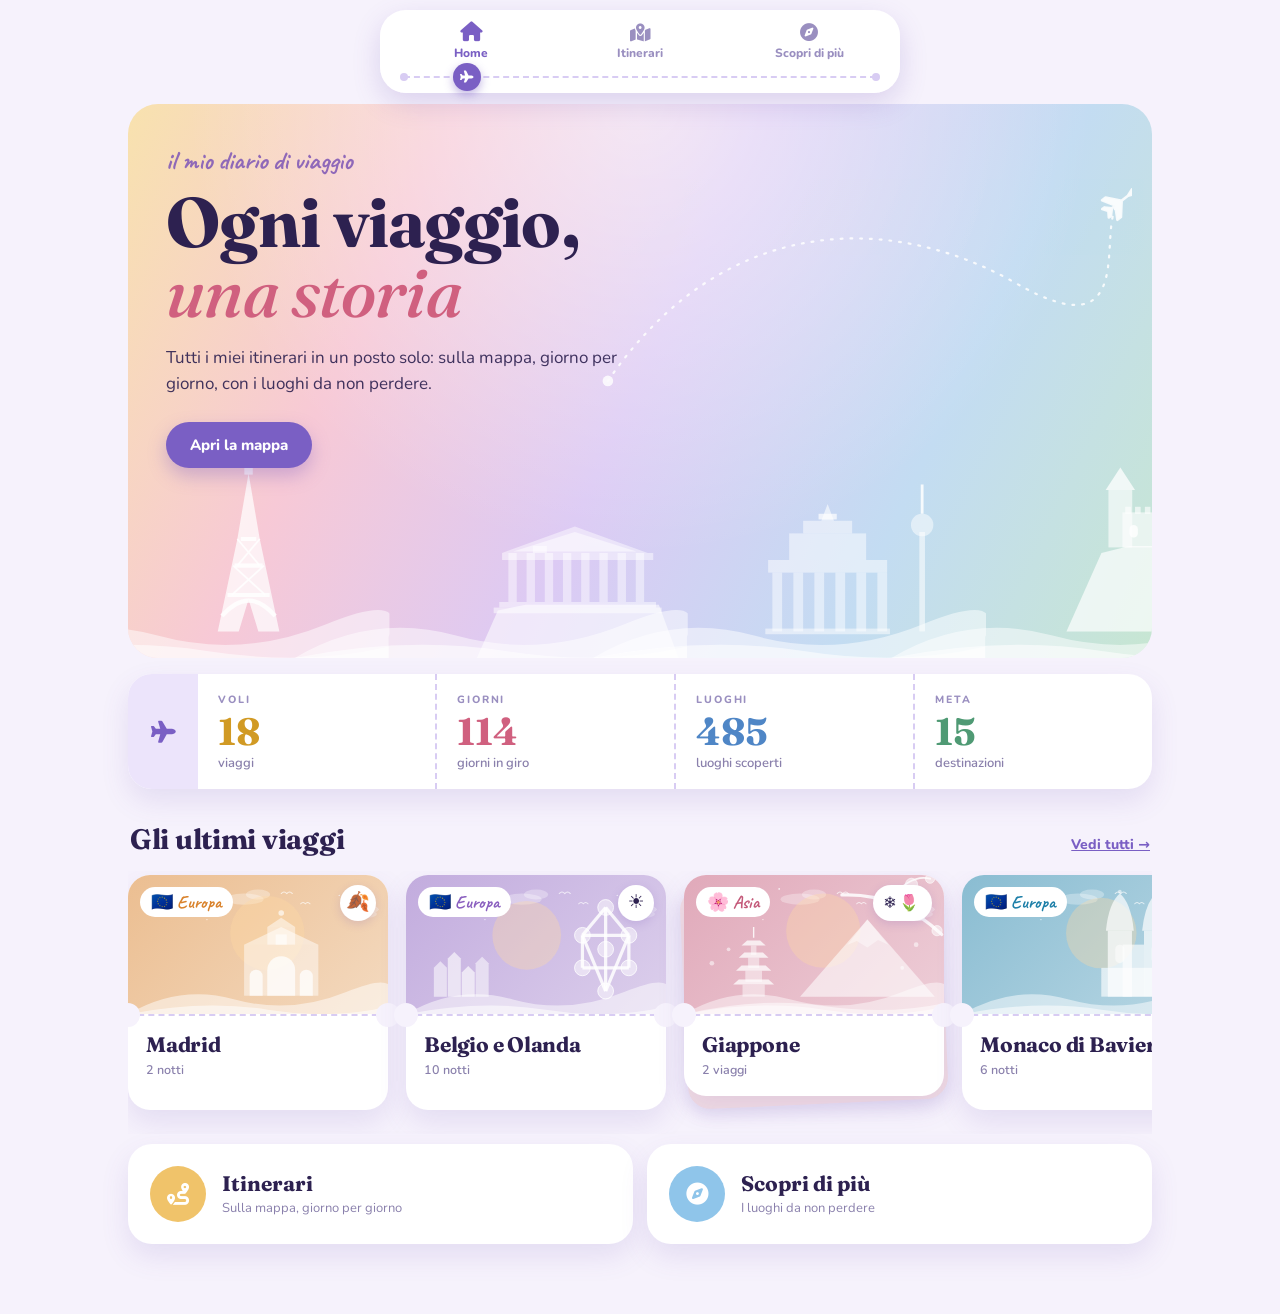
<file: index.html>
<!DOCTYPE html>
<html lang="it">
<head>
  <meta charset="UTF-8">
  <meta name="viewport" content="width=device-width, initial-scale=1">
  <title>TraveLog</title>
  <link rel="stylesheet" href="style.css">
  <link rel="stylesheet" href="viaggio.css">
  <link rel="stylesheet" href="https://cdnjs.cloudflare.com/ajax/libs/font-awesome/6.5.0/css/all.min.css">
  <link href="https://fonts.googleapis.com/css2?family=Fraunces:ital,wght@0,500;0,700;1,500&family=Nunito:wght@400;600;700;800&family=Caveat:wght@600;700&display=swap" rel="stylesheet">
  <style>
    /* menu in alto: spazio riservato subito, così la pagina non salta quando si carica ui.js */
    body.v2 .v2-main { padding-top: calc(104px + env(safe-area-inset-top)); }
    .home-hero { --acc: #a48be0; padding-bottom: 190px; min-height: 440px; }
    .home-hero .hero-text { max-width: 640px; }
    body.v2 .home-hero p { max-width: 460px; font-size: 17px; line-height: 1.5; margin-top: 18px; }
    .cta { display: flex; flex-wrap: wrap; gap: 10px; margin-top: 26px; }
    .cta a { text-decoration: none; font: 800 15px 'Nunito', sans-serif; padding: 13px 24px; border-radius: 99px; }
    .cta .p { background: #7a5fc4; color: #fff; box-shadow: 0 8px 18px rgba(122,95,196,.35); }
    .cta .s { background: rgba(255,255,255,.7); color: #4a3d78; }
    #rotta svg.rotta { position: absolute; right: 2%; top: 4%; width: 52%; height: 60%; z-index: 1; opacity: .9; }
    .skyline { position: absolute; left: 0; right: 0; bottom: 0; height: 210px; z-index: 1; }
    .skyline svg { width: 100%; height: 100%; display: block; }
    .stats { position: relative; display: flex; margin: 16px 0 0; background: #fff; border-radius: 24px; box-shadow: 0 12px 28px rgba(110,80,180,.13); overflow: hidden; }
    .stat { flex: 1; padding: 18px 20px 16px; position: relative; }
    .stat + .stat { border-left: 2px dashed #d8ccf3; }
    .stat small { display: block; font: 800 10.5px 'Nunito', sans-serif; letter-spacing: .18em; color: #9a8fc0; margin-bottom: 6px; text-transform: uppercase; }
    .stat strong { display: block; font: 700 38px 'Fraunces', Georgia, serif; color: #7a5fc4; line-height: 1; }
    .stat span { font-size: 13px; color: #8a80ac; font-weight: 600; }
    .stats .ic { flex: none; width: 70px; display: grid; place-items: center; background: #ece4fb; color: #7a5fc4; font-size: 22px; }
    .next { display: none; align-items: center; gap: 18px; margin-top: 16px; padding: 22px 26px; border-radius: 26px; color: #fff; text-decoration: none;
      background: linear-gradient(135deg, color-mix(in srgb, var(--acc) 72%, #0e1424), var(--acc)); box-shadow: 0 10px 26px rgba(40,30,20,.14); }
    .next small { letter-spacing: .2em; font-size: 11px; font-weight: 800; opacity: .85; }
    .next b { display: block; font: 700 26px 'Fraunces', Georgia, serif; margin-top: 4px; }
    .next .cd { margin-left: auto; text-align: right; }
    .next .cd strong { display: block; font: 700 46px 'Fraunces', Georgia, serif; line-height: 1; }
    .hd { display: flex; justify-content: space-between; align-items: baseline; margin: 34px 2px 14px; }
    .hd h2 { font-size: 28px; margin: 0; }
    .hd a { font-weight: 800; font-size: 14px; color: #7a5fc4; }
    .strip { display: flex; gap: 18px; overflow-x: auto; padding: 4px 10px 24px; scroll-snap-type: x mandatory; }
    .strip > .trip-card, .strip > .mazzo { flex: 0 0 260px; scroll-snap-align: start; }
    .go { display: grid; grid-template-columns: 1fr 1fr; gap: 14px; margin-top: 10px; }
    .go a { display: flex; gap: 16px; align-items: center; text-decoration: none; color: #2d2150; background: #fff; border-radius: 24px; padding: 22px; box-shadow: 0 12px 28px rgba(110,80,180,.13); transition: transform .15s; }
    .go a:hover { transform: translateY(-3px); }
    .go i { width: 56px; height: 56px; border-radius: 50%; display: grid; place-items: center; color: #fff; font-size: 22px; flex: none; }
    .go b { display: block; font: 700 21px 'Fraunces', Georgia, serif; }
    .go span { font-size: 13px; color: #8a80ac; }
    @media (max-width: 760px) { .home-hero { padding: 28px 22px 170px; } .stats { flex-wrap: wrap; } .stat { flex: 1 1 45%; } .stat + .stat { border-left: 0; } .stats .ic { display: none; } .skyline { height: 150px; } .go { grid-template-columns: 1fr; } }
  </style>
</head>

<body class="v2">
  <div class="v2-main">
    <section class="trip-hero home-hero">
      <div class="hero-text">
        <small>il mio diario di viaggio</small>
        <h1>Ogni viaggio,<em>una storia</em></h1>
        <p>Tutti i miei itinerari in un posto solo: sulla mappa, giorno per giorno, con i luoghi da non perdere.</p>
        <div class="cta">
          <a class="p" href="itinerari.html">Apri la mappa</a>
        </div>
      </div>
      <div id="rotta"></div>
      <div class="skyline" id="skyline"></div>
    </section>

    <div class="stats" id="stats"></div>
    <a class="next" id="next"></a>

    <div class="hd"><h2>Gli ultimi viaggi</h2><a href="itinerari.html">Vedi tutti →</a></div>
    <div class="strip" id="strip"></div>

    <div class="go">
      <a href="itinerari.html"><i style="background:#f0c36a" class="fas fa-route"></i><div><b>Itinerari</b><span>Sulla mappa, giorno per giorno</span></div></a>
      <a href="scopri.html"><i style="background:#8fc5ea" class="fas fa-compass"></i><div><b>Scopri di più</b><span>I luoghi da non perdere</span></div></a>
    </div>
  </div>

  <script type="module">
    import { loadAllTrips, raggruppaLuoghi } from "./parser.js";
    import { SCENE } from "./scene.js";
    import { dividiNome, ROTTA, cardLuogo } from "./ui.js";
    document.getElementById("rotta").innerHTML = ROTTA;

    const trips = await loadAllTrips();

    // ---- skyline: alcuni monumenti in fila ----
    const ordine = ["londra", "parigi", "atene", "berlino", "edimburgo", "madrid"].filter(k => SCENE[k]);
    const w = 330, tot = (ordine.length - 1) * 250 + w;
    document.getElementById("skyline").innerHTML =
      `<svg viewBox="0 0 ${tot} 176" preserveAspectRatio="xMidYMax slice">` +
      ordine.map((k, i) => SCENE[k].replace(/<!--d-->[\s\S]*?<!--\/d-->/, "").replace(/<circle[^>]*ffd9a0[^>]*\/>/, "").replace(/<svg[^>]*>/, `<svg x="${i * 250}" y="0" width="${w}" height="176" viewBox="0 0 560 300">`)).join("") + `</svg>`;

    // ---- viaggi già fatti (la data di partenza la calcola parser.js) ----
    const oggi = new Date();
    const fatti = trips.filter(t => t._inizio <= oggi);

    // ---- numeri: contano solo i viaggi già fatti ----
    const giorni = fatti.reduce((s, t) => s + Object.keys(t.giorni).length, 0);
    const luoghi = fatti.reduce((s, t) => s + Object.values(t.giorni).reduce((a, g) => a + g.luoghi.length, 0), 0);
    // destinazioni: i luoghi (viaggi dello stesso luogo contano una volta)
    const dest = raggruppaLuoghi(fatti).length;
    document.getElementById("stats").innerHTML =
      `<div class="ic"><i class="fas fa-plane"></i></div>` + [[fatti.length, "viaggi", "VOLI"], [giorni, "giorni in giro", "GIORNI"], [luoghi, "luoghi scoperti", "LUOGHI"], [dest, "destinazioni", "META"]]
        .map(([n, l, k]) => `<div class="stat"><small>${k}</small><strong>${n}</strong><span>${l}</span></div>`).join("");

    // ---- prossimo viaggio (solo se ce n'è uno futuro) ----
    const futuri = trips.filter(t => t._inizio > oggi).sort((a, b) => a._inizio - b._inizio);
    if (futuri.length) {
      const t = futuri[0], n = Math.ceil((t._inizio - oggi) / 864e5);
      const el = document.getElementById("next");
      el.href = "viaggio.html?trip=" + t.id; el.style.setProperty("--acc", t.colore); el.style.display = "flex";
      el.innerHTML = `<div><small>PROSSIMO VIAGGIO</small><b>${dividiNome(t.nome).titolo}</b></div><div class="cd"><strong>${n}</strong><span>${n === 1 ? "giorno" : "giorni"} alla partenza</span></div>`;
    }

    // ---- ultimi luoghi visitati (card senza anni; mazzetto se hanno più viaggi) ----
    const recenti = raggruppaLuoghi(fatti).sort((a, b) => b.ultimo - a.ultimo).slice(0, 8);
    document.getElementById("strip").innerHTML = recenti.map(p => cardLuogo(p)).join("");
  </script>
</body>
</html>
</file>
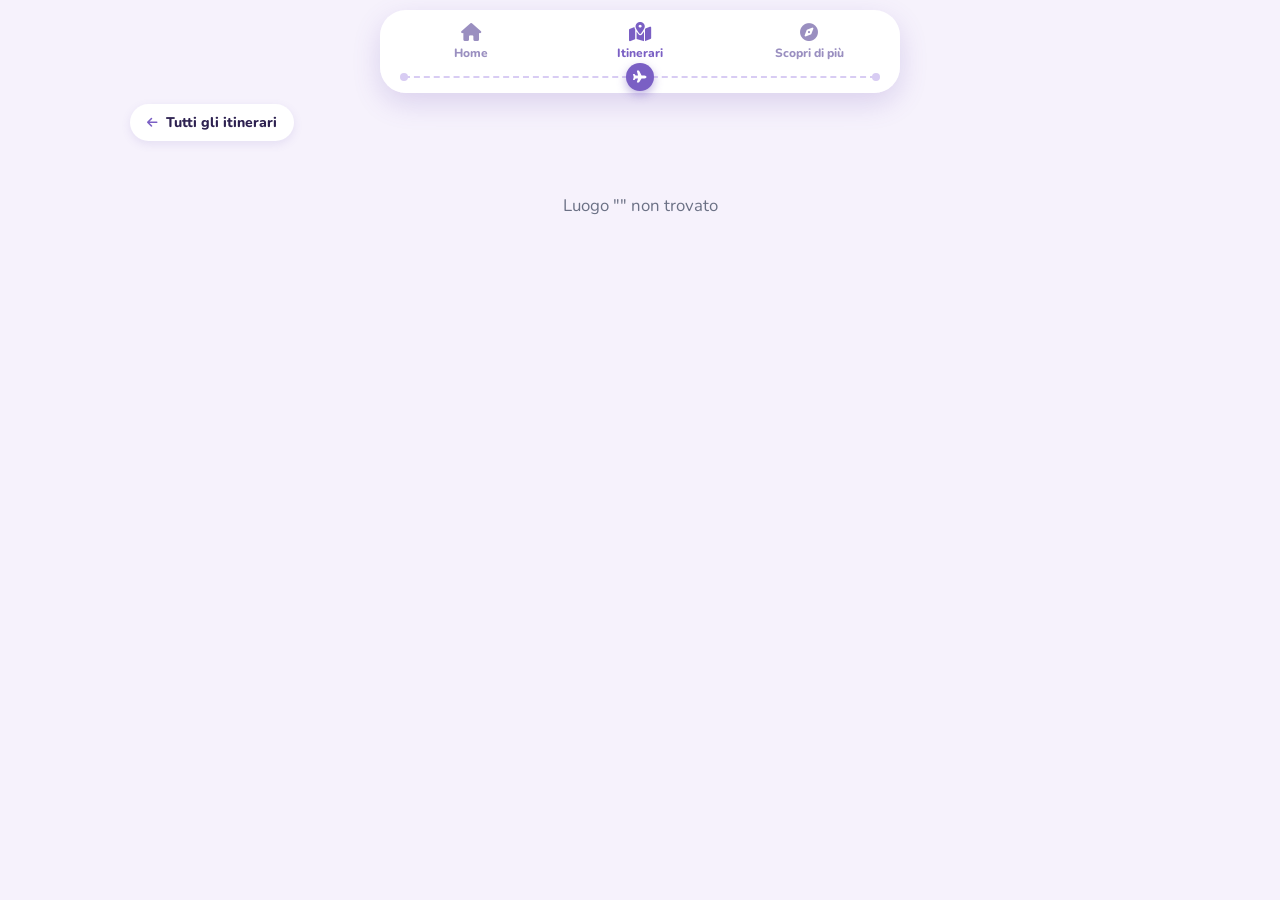
<file: luogo.html>
<!DOCTYPE html>
<html lang="it">
<head>
  <meta charset="UTF-8">
  <meta name="viewport" content="width=device-width, initial-scale=1">
  <title>TraveLog – Luogo</title>
  <link rel="stylesheet" href="style.css">
  <link rel="stylesheet" href="viaggio.css">
  <link rel="stylesheet" href="https://cdnjs.cloudflare.com/ajax/libs/font-awesome/6.5.0/css/all.min.css">
  <link href="https://fonts.googleapis.com/css2?family=Fraunces:ital,wght@0,500;0,700;1,500&family=Nunito:wght@400;600;700;800&family=Caveat:wght@600;700&display=swap" rel="stylesheet">
  <style>
    /* menu in alto: spazio riservato subito, così la pagina non salta quando si carica ui.js */
    body.v2 .v2-main { padding-top: calc(104px + env(safe-area-inset-top)); }
  </style>
</head>
<body class="v2">
  <div class="v2-main">
    <div id="hero"></div>
    <div id="vista"></div>
  </div>

  <script type="module">
    import { montaLuogo } from "./ui.js";
    montaLuogo();
  </script>
</body>
</html>
</file>
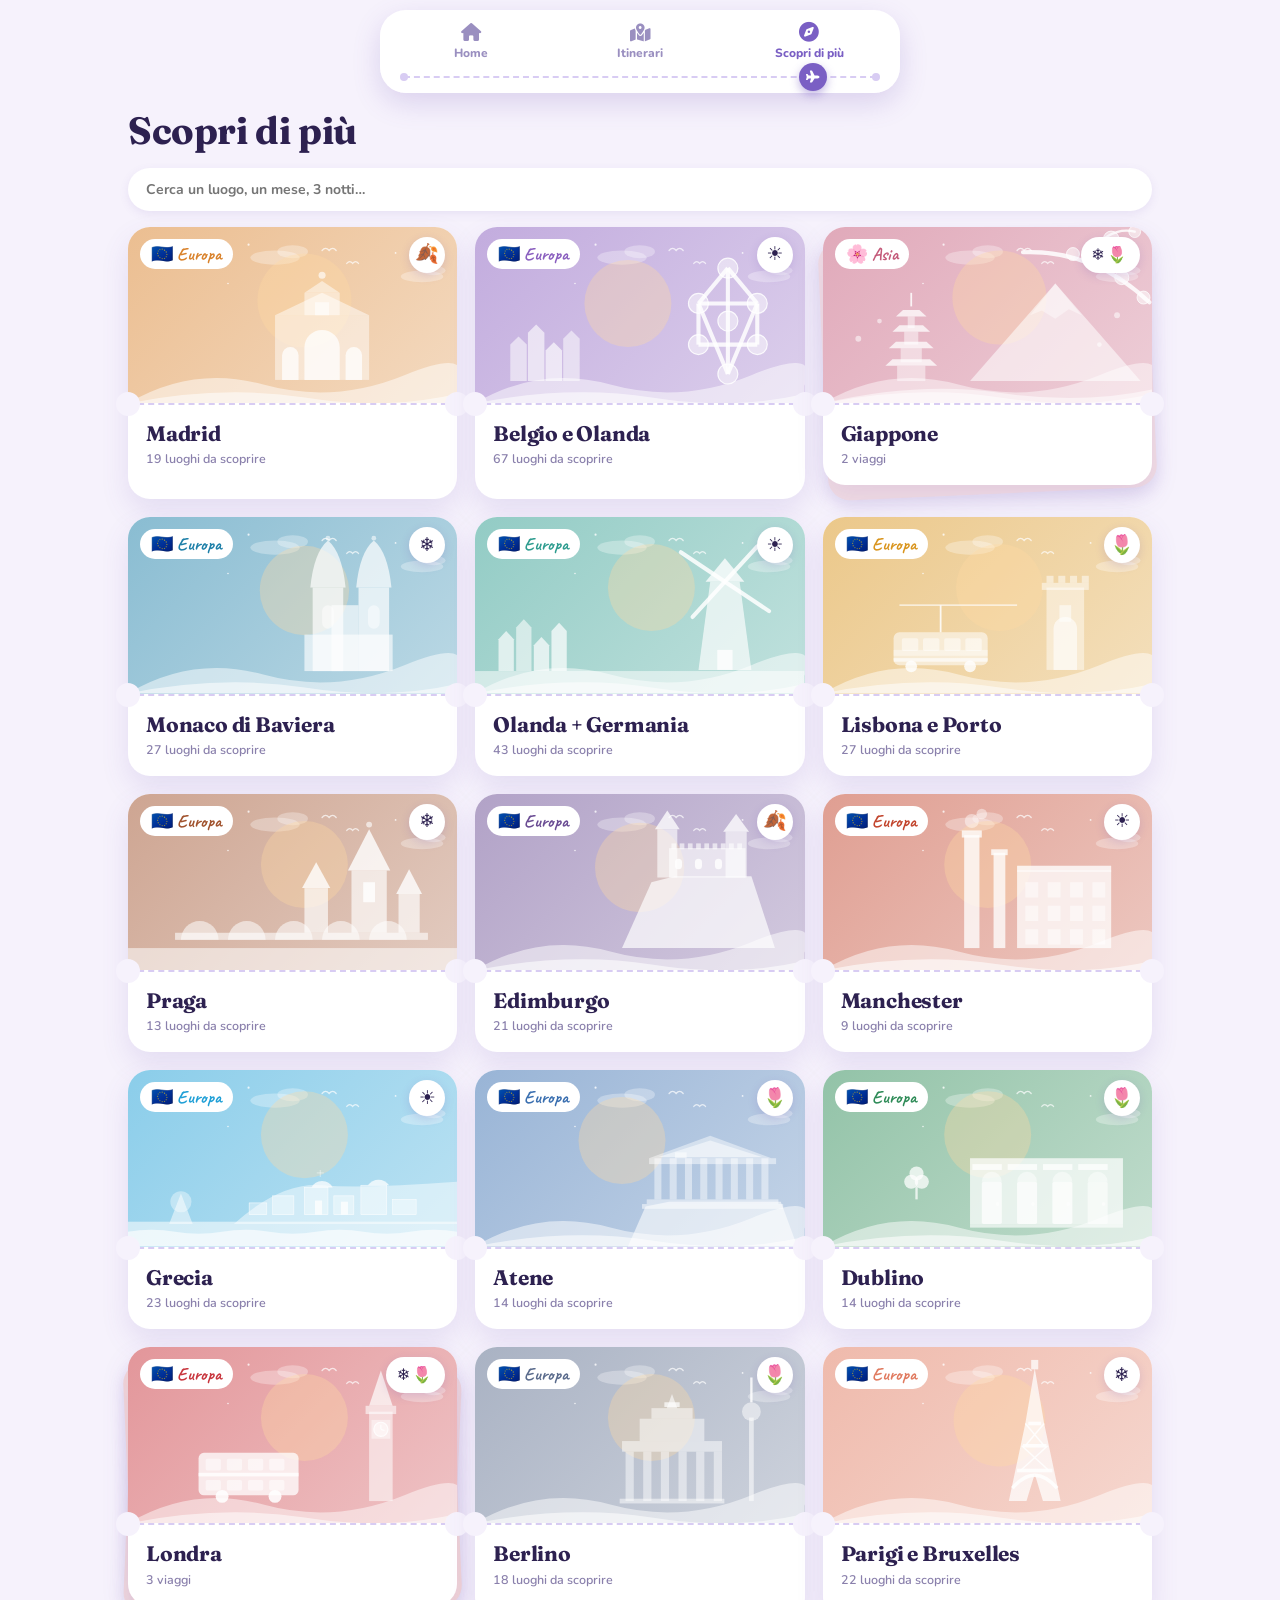
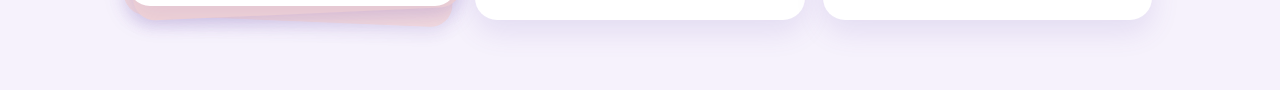
<file: scopri.html>
<!DOCTYPE html>
<html lang="it">
<head>
  <meta charset="UTF-8">
  <meta name="viewport" content="width=device-width, initial-scale=1">
  <title>TraveLog – Scopri di più</title>
  <link rel="stylesheet" href="style.css">
  <link rel="stylesheet" href="viaggio.css">
  <link rel="stylesheet" href="https://cdnjs.cloudflare.com/ajax/libs/font-awesome/6.5.0/css/all.min.css">
  <link href="https://fonts.googleapis.com/css2?family=Fraunces:ital,wght@0,500;0,700;1,500&family=Nunito:wght@400;600;700;800&family=Caveat:wght@600;700&display=swap" rel="stylesheet">
  <style>
    /* menu in alto: spazio riservato subito, così la pagina non salta quando si carica ui.js */
    body.v2 .v2-main { padding-top: calc(104px + env(safe-area-inset-top)); }
  </style>
</head>
<body class="v2">
  <div class="v2-main">
    <div class="mp-head"><h1>Scopri di più</h1></div>
    <div class="filtri"><input id="cerca" type="search" placeholder="Cerca un luogo, un mese, 3 notti…" autocomplete="off"></div>
    <!-- Compaiono i viaggi che hanno almeno un luogo "+" in data/<id>.txt -->
    <div class="cards" id="lista-itinerari"></div>
  </div>

  <script type="module">
    import { loadAllTrips, raggruppaLuoghi } from "./parser.js";
    import { cardLuogo, corrispondeRicerca, attivaCerca } from "./ui.js";

    const lista = document.getElementById("lista-itinerari");
    // solo i viaggi con luoghi da scoprire, raggruppati per luogo (più recenti prima)
    const trips = (await loadAllTrips()).filter(t => Object.values(t.giorni).some(g => g.luoghi.length));
    const luoghi = raggruppaLuoghi(trips).sort((a, b) => b.ultimo - a.ultimo);

    // ---- ricorda la ricerca e la posizione (per quando torni da un viaggio) ----
    const CH = "scopriStato";
    let st = {};
    try { st = JSON.parse(sessionStorage.getItem(CH) || "{}"); } catch (e) {}
    const cercaEl = document.getElementById("cerca");
    cercaEl.value = st.q || "";
    attivaCerca(cercaEl);
    function salva(torna) {
      try { sessionStorage.setItem(CH, JSON.stringify({ q: cercaEl.value, scroll: window.scrollY, torna: !!torna, quando: Date.now() })); } catch (e) {}
    }

    function disegna() {
      const q = cercaEl.value.trim().toLowerCase();
      lista.innerHTML = luoghi.filter(p => p.trips.some(t => corrispondeRicerca(t, p.nome, q)))
        .map(p => cardLuogo(p, { scopri: true })).join("") || '<p class="vuoto">Nessun itinerario disponibile.</p>';
    }
    disegna();
    cercaEl.addEventListener("input", () => { disegna(); salva(false); });
    lista.addEventListener("click", e => { if (e.target.closest("a.trip-card")) salva(true); });

    // se arrivi da un viaggio (indietro o "Tutti i luoghi"), torni dov'eri
    if (st.torna && st.scroll && Date.now() - (st.quando || 0) < 6e5) {
      requestAnimationFrame(() => { window.scrollTo(0, st.scroll); salva(false); });
    }
  </script>
</body>
</html>
</file>
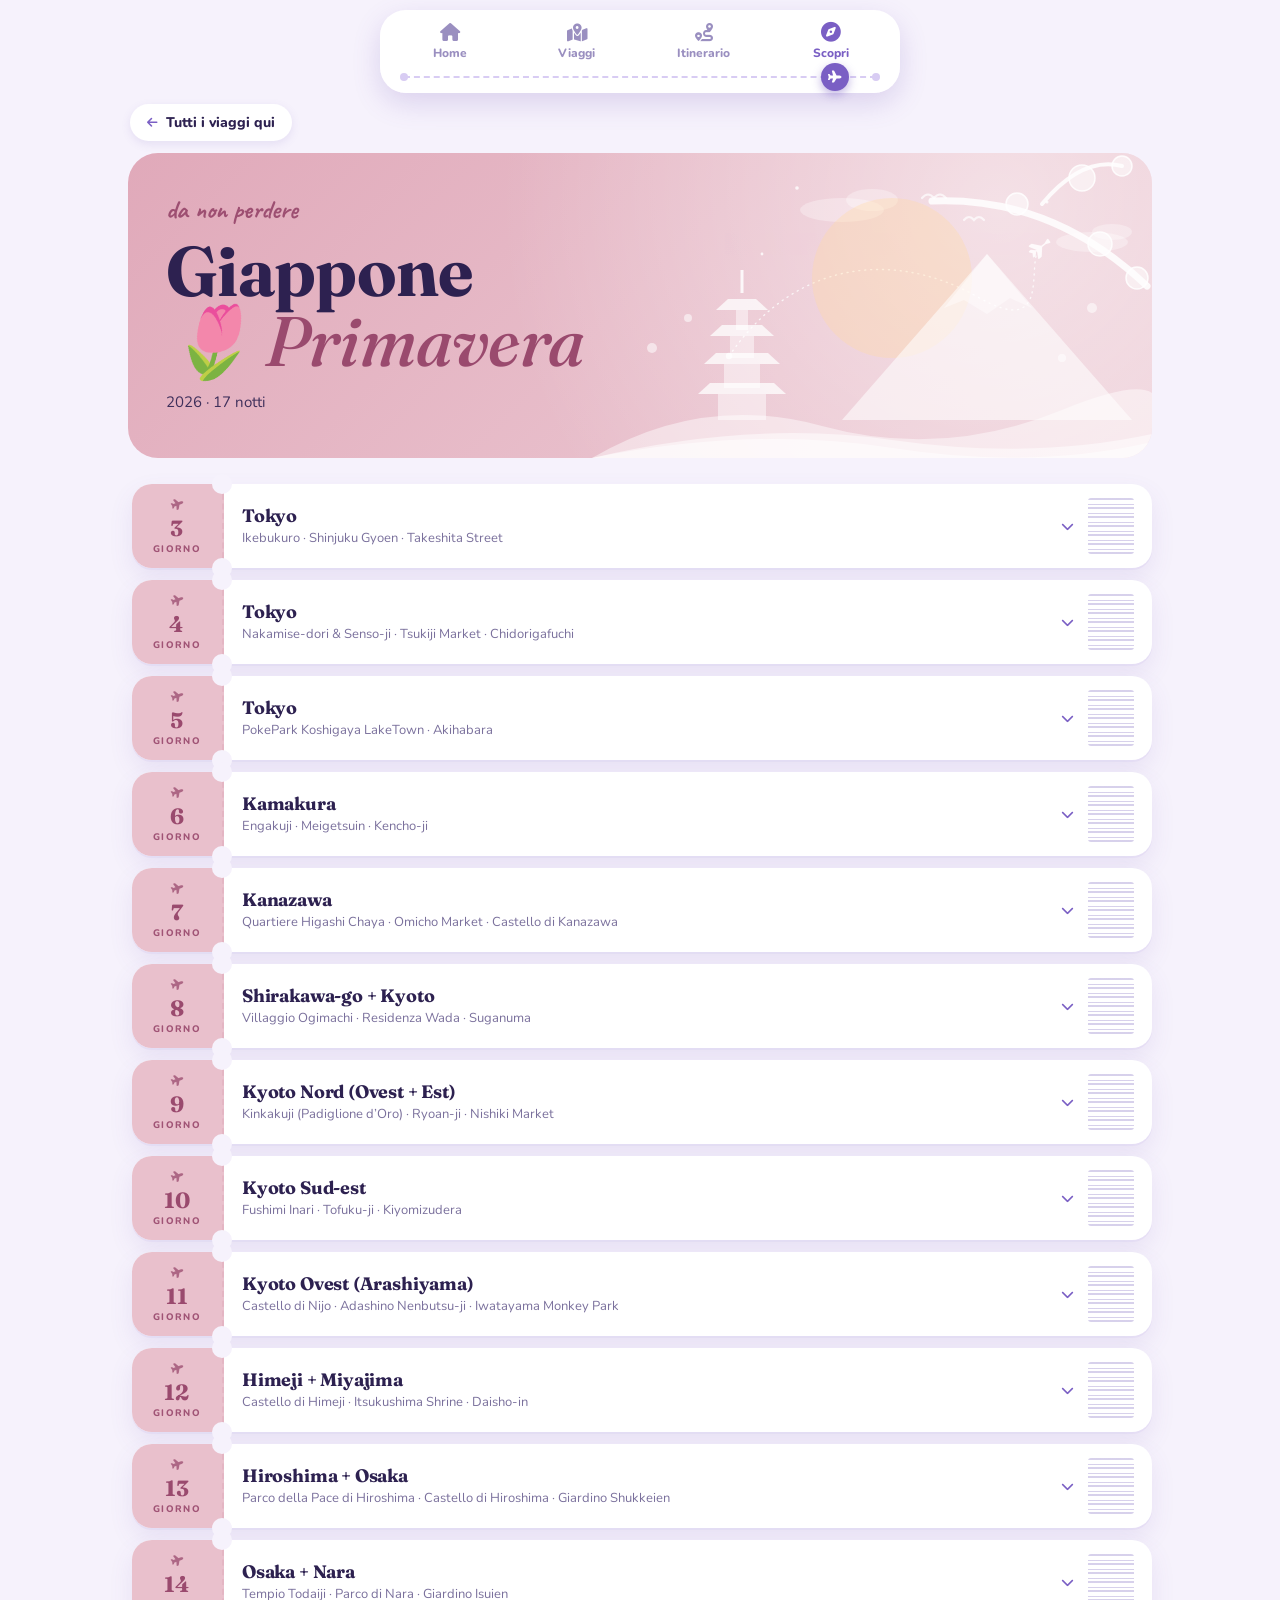
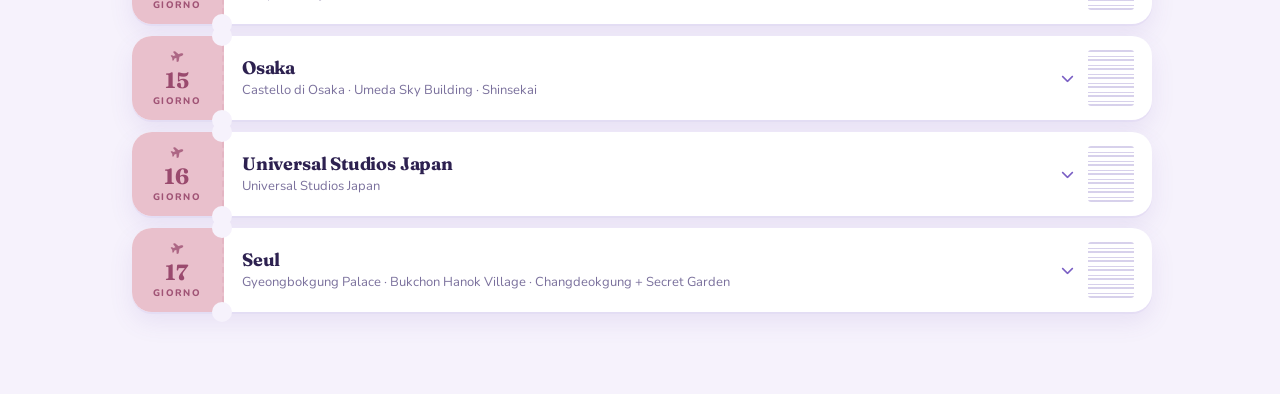
<file: scopriViaggio.html>
<!DOCTYPE html>
<html lang="it">
<head>
  <meta charset="UTF-8">
  <meta name="viewport" content="width=device-width, initial-scale=1">
  <title>TraveLog – Scopri</title>
  <link rel="stylesheet" href="style.css">
  <link rel="stylesheet" href="viaggio.css">
  <link rel="stylesheet" href="https://cdnjs.cloudflare.com/ajax/libs/font-awesome/6.5.0/css/all.min.css">
  <link href="https://fonts.googleapis.com/css2?family=Fraunces:ital,wght@0,500;0,700;1,500&family=Nunito:wght@400;600;700;800&family=Caveat:wght@600;700&display=swap" rel="stylesheet">
  <style>
    /* menu in alto: spazio riservato subito, così la pagina non salta quando si carica ui.js */
    body.v2 .v2-main { padding-top: calc(104px + env(safe-area-inset-top)); }
  </style>
</head>
<body class="v2">
  <div class="v2-main">
    <div id="hero"></div>
    <div id="vista"></div>
  </div>

  <script type="module" src="functionsScopri.js"></script>
</body>
</html>
</file>
<file: style.css>
/* ==================================================
   STILE – diario di viaggio (versione moderna)
   Per cambiare i colori del sito basta modificare
   le variabili qui sotto.
================================================== */
:root {
  --brand: #4b0082;
  --brand-2: #6a0dad;
  --brand-soft: #efe6fb;
  --bg: #f6f3fb;
  --surface: #ffffff;
  --text: #2a2238;
  --muted: #6b6480;
  --line: #e3d9f2;
  --radius: 16px;
  --shadow: 0 2px 6px rgba(42, 34, 56, .06), 0 10px 28px rgba(75, 0, 130, .08);
  --shadow-hover: 0 4px 10px rgba(42, 34, 56, .08), 0 16px 36px rgba(75, 0, 130, .16);
  --nav-h: 56px;
}

/* --------------------------------------------------
   BASE
-------------------------------------------------- */
* { box-sizing: border-box; }

html, body {
  margin: 0;
  padding: 0;
  min-height: 100%;
  overflow-x: hidden;
  font-family: 'Nunito', system-ui, sans-serif;
  background: var(--bg);
  color: var(--text);
  -webkit-text-size-adjust: 100%;
}

h1, h2, h3, h4 {
  font-family: 'Poppins', 'Nunito', sans-serif;
  letter-spacing: .2px;
  line-height: 1.2;
}

p {
  font-size: 1.05rem;
  line-height: 1.6;
  color: var(--muted);
  margin: 0 0 1rem;
}

a { color: var(--brand-2); }

/* --------------------------------------------------
   NAVBAR (vetro sfocato, fissa in alto)
-------------------------------------------------- */
.navbar {
  padding: 0 1.25rem;
}

.navbar ul {
  list-style: none;
  display: flex;
  gap: 1.5rem;
  margin: 0;
  padding: 0;
  height: var(--nav-h);
  align-items: center;
  overflow-x: auto;
  white-space: nowrap;
}

.navbar li { margin: 0; }

.navbar a {
  text-decoration: none;
  font-weight: 700;
  font-size: .95rem;
  padding: .5rem .25rem;
  display: inline-block;
}

.navbar.transparent {
  position: fixed;
  top: 0;
  left: 0;
  width: 100%;
  z-index: 1000;
  background: rgba(255, 255, 255, .72);
  -webkit-backdrop-filter: saturate(180%) blur(14px);
  backdrop-filter: saturate(180%) blur(14px);
  border-bottom: 1px solid rgba(75, 0, 130, .08);
}

.navbar.transparent a { color: var(--brand); }
.navbar.transparent a:hover { color: var(--brand-2); }

/* le pagine non-home partono sotto la navbar */
.container,
body > main {
  margin-top: var(--nav-h);
}

/* --------------------------------------------------
   HERO (home)
-------------------------------------------------- */
.hero {
  background:
    linear-gradient(180deg, rgba(20, 0, 40, .25) 0%, rgba(20, 0, 40, .7) 100%),
    url('img/IMG_0001.JPG') center/cover no-repeat,
    #2a0a4a;
  height: 100vh;
  min-height: 100svh;
  width: 100%;
  display: flex;
  align-items: flex-end;
  justify-content: flex-start;
  color: #fff;
  position: relative;
  overflow: hidden;
}

.hero-content {
  background: none;
  padding: 0 1.5rem 12vh;
  max-width: 760px;
}

.hero-content h1 {
  font-size: clamp(2.2rem, 7vw, 4.2rem);
  font-weight: 600;
  margin: 0 0 1.75rem;
  text-shadow: 0 2px 24px rgba(0, 0, 0, .35);
}

.btn-primary {
  display: inline-block;
  background: #fff;
  color: var(--brand);
  padding: 14px 28px;
  border-radius: 999px;
  text-decoration: none;
  font-weight: 700;
  font-family: 'Poppins', sans-serif;
  font-size: 1rem;
  box-shadow: 0 8px 24px rgba(0, 0, 0, .3);
  transition: transform .25s ease, box-shadow .25s ease;
}

.btn-primary:hover {
  transform: translateY(-2px);
  box-shadow: 0 12px 28px rgba(0, 0, 0, .35);
}

/* --------------------------------------------------
   LAYOUT ITINERARIO (sidebar + contenuto)
-------------------------------------------------- */
.container {
  display: flex;
  min-height: calc(100vh - var(--nav-h));
}

aside {
  flex: 0 0 380px;
  max-width: 42%;
  padding: 2rem 1.5rem;
  background: var(--surface);
  border-right: 1px solid var(--line);
  overflow-y: auto;
}

aside h1 {
  font-size: 1.7rem;
  margin: 0 0 1.25rem;
  color: var(--brand);
}

aside ul {
  list-style: none;
  padding: 0;
  margin: 0;
}

/* un giorno = una card cliccabile, con numero in evidenza */
aside li {
  display: flex;
  align-items: center;
  gap: 1rem;
  margin: 0 0 .75rem;
  padding: .9rem 1rem;
  min-height: 60px;
  background: var(--surface);
  border: 1px solid var(--line);
  border-radius: 14px;
  cursor: pointer;
  font-weight: 700;
  transition: transform .2s ease, box-shadow .2s ease, border-color .2s ease;
}

aside li:hover {
  transform: translateY(-2px);
  box-shadow: var(--shadow-hover);
  border-color: var(--brand-2);
}

aside li .num {
  flex: 0 0 auto;
  width: 44px;
  height: 44px;
  border-radius: 12px;
  display: grid;
  place-items: center;
  background: linear-gradient(135deg, var(--brand), var(--brand-2));
  color: #fff;
  font-family: 'Poppins', sans-serif;
  font-size: 1rem;
}

aside li .tit { line-height: 1.3; }

/* --------------------------------------------------
   CONTENUTO PRINCIPALE
-------------------------------------------------- */
main {
  flex: 1;
  min-width: 0;
  padding: 2rem;
  background: var(--bg);
  display: flex;
  flex-direction: column;
}

main > h1 {
  font-size: clamp(1.4rem, 3.5vw, 2rem);
  color: var(--brand);
  margin: 0 0 1.25rem;
}

#default-view { width: 100%; }

#default-view h2 {
  font-size: 1.3rem;
  color: var(--muted);
  font-weight: 600;
}

.gallery {
  display: grid;
  grid-template-columns: repeat(auto-fill, minmax(170px, 1fr));
  gap: 12px;
  margin-top: 1.25rem;
}

.gallery img {
  width: 100%;
  aspect-ratio: 4 / 3;
  object-fit: cover;
  border-radius: 14px;
  box-shadow: var(--shadow);
}

/* --------------------------------------------------
   VISTA DEL GIORNO
-------------------------------------------------- */
#day-view {
  display: none;
  width: 100%;
  max-width: 820px;
  margin: 0 auto;
  padding: 1.75rem;
  background: var(--surface);
  border-radius: 20px;
  box-shadow: var(--shadow);
}

.day-header {
  display: flex;
  flex-direction: column;
  align-items: flex-start;
  gap: .75rem;
  margin-bottom: 1.5rem;
}

.day-header h2 {
  margin: 0;
  font-size: clamp(1.4rem, 4vw, 2rem);
  color: var(--brand);
}

.back-btn {
  background: var(--brand-soft);
  border: none;
  color: var(--brand);
  font-size: 1.1rem;
  font-weight: 700;
  min-width: 48px;
  min-height: 44px;
  padding: 8px 16px;
  border-radius: 12px;
  cursor: pointer;
  transition: background .2s ease;
}

.back-btn:hover { background: #e0d0f6; }

/* agenda = timeline verticale */
.agenda {
  list-style: none;
  margin: 0;
  padding: 0 0 0 1.25rem;
  border-left: 2px solid var(--line);
}

.agenda li {
  position: relative;
  display: grid;
  grid-template-columns: 4.5rem 1fr;
  gap: .75rem;
  padding: .55rem 0 .55rem .5rem;
  line-height: 1.45;
}

.agenda li::before {
  content: "";
  position: absolute;
  left: calc(-1.25rem - 7px);
  top: calc(.55rem + 7px);
  width: 12px;
  height: 12px;
  border-radius: 50%;
  background: var(--surface);
  border: 3px solid var(--brand-2);
}

.ora {
  font-family: 'Poppins', sans-serif;
  font-weight: 600;
  font-size: .9rem;
  color: var(--brand);
  background: var(--brand-soft);
  border-radius: 999px;
  padding: .2rem .6rem;
  height: fit-content;
  text-align: center;
  white-space: nowrap;
}

.nota {
  display: block;
  margin-top: .15rem;
  font-style: italic;
  font-size: .92rem;
  color: var(--muted);
}

/* note di fine giornata */
.note-finali {
  margin-top: 1.5rem;
  padding: 1rem 1.25rem;
  background: var(--brand-soft);
  border-left: 4px solid var(--brand-2);
  border-radius: 12px;
}

.note-finali li {
  display: block;
  padding: .3rem 0;
}

.note-finali li::before { display: none; }
.note-finali .nota { margin: 0; font-size: .98rem; color: var(--text); }

/* --------------------------------------------------
   SCOPRI DI PIÙ: luoghi come card
-------------------------------------------------- */
#day-view h3 {
  margin: 0 0 1rem;
  font-size: 1.1rem;
  color: var(--muted);
  font-weight: 600;
}

.luoghi {
  list-style: none;
  margin: 0;
  padding: 0;
  display: grid;
  grid-template-columns: repeat(auto-fill, minmax(260px, 1fr));
  gap: 14px;
}

.luoghi li {
  display: flex;
  flex-direction: column;
  gap: .4rem;
  padding: 1rem 1.1rem;
  background: var(--bg);
  border: 1px solid var(--line);
  border-radius: 14px;
}

.luoghi li strong {
  font-family: 'Poppins', sans-serif;
  color: var(--brand);
  font-size: 1rem;
}

.luoghi li strong i { margin-left: .35rem; color: var(--brand-2); }
.luoghi li span { color: var(--muted); line-height: 1.5; font-size: .97rem; }

/* --------------------------------------------------
   LISTA ITINERARI (pagina "Scopri di più")
-------------------------------------------------- */
.home { padding: 3rem; text-align: center; }

.lista-itinerari {
  list-style: none;
  padding: 0;
  max-width: 640px;
}

.lista-itinerari li {
  margin: 0 0 .75rem;
  background: var(--surface);
  border: 1px solid var(--line);
  border-radius: 14px;
  transition: transform .2s ease, box-shadow .2s ease, border-color .2s ease;
}

.lista-itinerari li:hover {
  transform: translateY(-2px);
  box-shadow: var(--shadow-hover);
  border-color: var(--brand-2);
}

.lista-itinerari a {
  display: block;
  padding: 1.1rem 1.25rem;
  text-decoration: none;
  color: var(--brand);
  font-weight: 700;
  font-size: 1.05rem;
}

.lista-itinerari a::after {
  content: "→";
  float: right;
  color: var(--brand-2);
}

/* --------------------------------------------------
   MAPPA
-------------------------------------------------- */
#map {
  flex: 1;
  min-height: 420px;
  height: calc(100vh - var(--nav-h) - 150px);
  width: 100%;
  border: 0;
  border-radius: 20px;
  box-shadow: var(--shadow);
  z-index: 1;
}

/* pin viola al posto di quello blu di default */
.pin {
  background: none;
  border: none;
}

.pin i {
  font-size: 34px;
  color: var(--brand-2);
  filter: drop-shadow(0 3px 4px rgba(42, 0, 80, .4));
  transition: transform .15s ease;
}

.pin:hover i { transform: scale(1.15); }

.leaflet-popup-content-wrapper {
  border-radius: 14px;
  box-shadow: var(--shadow-hover);
}

.leaflet-popup-content { margin: 14px 18px; text-align: center; }
.leaflet-popup-content small { color: var(--muted); }

.map-btn {
  display: inline-block;
  background: linear-gradient(135deg, var(--brand), var(--brand-2));
  color: #fff !important;
  text-decoration: none;
  padding: 9px 18px;
  border-radius: 999px;
  font-family: 'Poppins', sans-serif;
  font-size: .9rem;
  font-weight: 600;
  margin-bottom: .35rem;
  box-shadow: 0 3px 10px rgba(75, 0, 130, .3);
  transition: transform .2s ease;
}

.map-btn:hover { transform: translateY(-2px); }

/* --------------------------------------------------
   RESPONSIVE (iPad verticale e telefono)
-------------------------------------------------- */
@media (max-width: 900px) {
  .container { flex-direction: column; }

  aside {
    flex: none;
    max-width: 100%;
    width: 100%;
    border-right: 0;
    border-bottom: 1px solid var(--line);
  }

  main { padding: 1.25rem; }

  #day-view { padding: 1.25rem; border-radius: 16px; }

  .agenda li { grid-template-columns: 4rem 1fr; }

  #map { height: 70vh; }
}

@media (max-width: 480px) {
  .navbar ul { gap: 1rem; }
  .hero-content { padding-bottom: 8vh; }
  .gallery { grid-template-columns: repeat(2, 1fr); }
}

/* più viaggi nello stesso marker della mappa */
.popup-viaggio + .popup-viaggio { margin-top: .6rem; }
</file>
<file: viaggio.css>
/* ==================================================
   STILE v2 – banner a colore con sagome, linea del tempo, biglietti
   Il colore di ogni viaggio arriva da "@colore" in data/<id>.txt
================================================== */
:root:has(body.v2), body.v2 { background: #f4efe7; }
body.v2 { color: #1d2433; }
body.v2 h1, body.v2 h2, body.v2 h3, .serif { font-family: 'Fraunces', Georgia, 'Times New Roman', serif; font-weight: 700; letter-spacing: -.01em; }

.v2-main { max-width: 1060px; margin: 0 auto; padding: calc(var(--nav-h) + 18px) 18px 70px; }

/* ---------- banner a tutto colore ---------- */
.trip-hero {
  --acc: #6a0dad;
  position: relative; overflow: hidden; border-radius: 30px; color: #fff;
  padding: 40px 38px 44px; min-height: 290px;
  background: linear-gradient(135deg, color-mix(in srgb, var(--acc) 72%, #0e1424), var(--acc));
}
.trip-hero::after { content: ""; position: absolute; inset: 0; background: radial-gradient(circle at 85% 20%, rgba(255,255,255,.14), transparent 55%); pointer-events: none; }
.trip-hero .hero-text { position: relative; z-index: 2; max-width: 58%; }
.trip-hero small { letter-spacing: .24em; font-size: 11.5px; font-weight: 800; opacity: .8; }
.trip-hero h1 { font-size: clamp(38px, 7vw, 70px); line-height: 1; margin: 10px 0 0; color: #fff; overflow-wrap: anywhere; }
.trip-hero h1 em { display: block; font-style: italic; font-weight: 500; opacity: .88; }
.trip-hero p { margin: 14px 0 0; opacity: .9; font-size: 15px; }
.trip-hero svg.scena { position: absolute; right: 0; bottom: 0; width: 62%; max-width: 560px; height: 100%; z-index: 1; }
.pills { display: flex; flex-wrap: wrap; gap: 8px; margin-top: 18px; }
.pill { background: rgba(255,255,255,.16); border: 1px solid rgba(255,255,255,.35); border-radius: 99px; padding: 6px 13px; font-size: 12.5px; font-weight: 700; display: inline-flex; align-items: center; gap: 7px; backdrop-filter: blur(4px); }
.pill i { width: 9px; height: 9px; border-radius: 50%; display: inline-block; box-shadow: 0 0 0 2px rgba(255,255,255,.7); }
.pill s { text-decoration: none; font-weight: 600; opacity: .8; font-size: 11px; }

/* ---------- linea del tempo ---------- */
.tl { list-style: none; margin: 26px 0 0; padding: 0 0 0 4px; position: relative; }
.tl::before { content: ""; position: absolute; left: 41px; top: 6px; bottom: 6px; width: 2px; background: repeating-linear-gradient(#cfc6b8 0 6px, transparent 6px 11px); }
.tl-city { position: relative; margin: 26px 0 12px; padding-left: 70px; }
.tl-city:first-child { margin-top: 0; }
.tl-city span { display: inline-flex; align-items: baseline; gap: 10px; background: var(--c); color: #fff; border-radius: 99px; padding: 7px 16px; font-weight: 800; font-size: 14px; letter-spacing: .02em; }
.tl-city span small { font-weight: 600; opacity: .85; font-size: 12px; }
.tl-item { position: relative; margin: 0 0 12px; }
.tl-item a { display: flex; gap: 16px; align-items: center; text-decoration: none; color: inherit; background: #fff; border-radius: 20px; padding: 14px 18px 14px 12px; margin-left: 0; box-shadow: 0 2px 0 rgba(0,0,0,.04), 0 8px 20px rgba(40,30,20,.06); transition: transform .15s, box-shadow .15s; }
.tl-item a:hover { transform: translateX(4px); box-shadow: 0 2px 0 rgba(0,0,0,.04), 0 12px 26px rgba(40,30,20,.1); }
.tl-date { flex: none; width: 58px; height: 58px; border-radius: 50%; background: var(--c); color: #fff; display: grid; place-items: center; text-align: center; line-height: 1; box-shadow: 0 0 0 5px #f4efe7; position: relative; z-index: 1; }
.tl-date b { display: block; font: 700 22px 'Fraunces', Georgia, serif; }
.tl-date small { display: block; font-size: 9.5px; letter-spacing: .14em; font-weight: 800; margin-top: 2px; opacity: .92; }
.tl-body { min-width: 0; }
.tl-body h3 { margin: 0 0 3px; font-size: 18px; line-height: 1.2; }
.tl-body p { margin: 0; font-size: 13px; color: #6b7185; line-height: 1.4; display: -webkit-box; -webkit-line-clamp: 2; -webkit-box-orient: vertical; overflow: hidden; }
.tl-body .sett { font-size: 11px; font-weight: 800; letter-spacing: .1em; text-transform: uppercase; color: var(--c); }

/* ---------- dettaglio giorno: carta d'imbarco ---------- */
.day-top { display: flex; justify-content: space-between; align-items: center; margin: 22px 2px 12px; }
.back { text-decoration: none; font-weight: 800; font-size: 14px; background: #fff; border-radius: 99px; padding: 9px 17px; color: #1d2433; box-shadow: 0 2px 8px rgba(40,30,20,.08); }
.pn a { display: inline-grid; place-items: center; width: 38px; height: 38px; margin-left: 8px; border-radius: 50%; background: #fff; text-decoration: none; font-size: 22px; color: #1d2433; box-shadow: 0 2px 8px rgba(40,30,20,.08); }
.pass { --c: #6a0dad; position: relative; background: #fff; border-radius: 26px; box-shadow: 0 10px 30px rgba(40,30,20,.1); overflow: hidden; }
.pass-head { display: flex; justify-content: space-between; align-items: center; gap: 16px; padding: 24px 26px 22px; color: #fff; background: linear-gradient(135deg, color-mix(in srgb, var(--c) 78%, #0e1424), var(--c)); }
.pass-head small { letter-spacing: .2em; font-size: 11px; font-weight: 800; opacity: .85; }
.pass-head h3 { margin: 6px 0 0; font-size: clamp(22px, 4vw, 30px); line-height: 1.1; color: #fff; }
.pass-date { flex: none; text-align: center; border: 2px solid rgba(255,255,255,.7); border-radius: 18px; padding: 8px 16px; line-height: 1; }
.pass-date b { display: block; font: 700 32px 'Fraunces', Georgia, serif; }
.pass-date small { font-size: 10px; letter-spacing: .16em; }
.pass-tear { position: relative; height: 0; border-top: 2px dashed #e3dccf; margin: 0 22px; }
.pass-tear::before, .pass-tear::after { content: ""; position: absolute; top: -13px; width: 24px; height: 24px; border-radius: 50%; background: #f4efe7; }
.pass-tear::before { left: -34px; } .pass-tear::after { right: -34px; }
.pass-body { padding: 14px 26px 24px; }
.grp { padding: 12px 0; }
.grp + .grp { border-top: 1px solid #f0eadf; }
.grp-h { display: flex; align-items: center; gap: 8px; font-size: 11px; letter-spacing: .16em; font-weight: 800; color: var(--c); text-transform: uppercase; margin-bottom: 8px; }
.grp-h i { font-size: 13px; }
.line { display: grid; grid-template-columns: 58px 1fr; gap: 10px; font-size: 15px; line-height: 1.5; padding: 3px 0; }
.line .t { font: 700 13.5px ui-monospace, 'SF Mono', Menlo, monospace; color: #1d2433; padding-top: 2px; }
.line .t.vuoto { opacity: .25; }
.line .nota { display: block; font-size: 12.5px; color: #7a8094; }
.note { margin-top: 12px; padding: 11px 14px; border: 1.5px dashed color-mix(in srgb, var(--c, #6a0dad) 55%, #fff); background: color-mix(in srgb, var(--c, #6a0dad) 7%, #fff); border-radius: 14px; font-size: 13.5px; color: #3c4358; }

/* luoghi (Scopri) */
.luoghi { list-style: none; margin: 0; padding: 0; display: grid; grid-template-columns: repeat(auto-fill, minmax(250px, 1fr)); gap: 12px; }
body.v2 .luoghi li { display: flex; flex-direction: row; align-items: flex-start; gap: 12px; padding: 13px; margin: 0; box-shadow: none; border-radius: 18px; background: #f8f4ec; border: 0; }
body.v2 .luoghi li strong { display: block; color: #1d2433; font-family: 'Fraunces', Georgia, serif; font-size: 16px; margin: 0 0 3px; }
body.v2 .luoghi li span { display: block; color: #666d82; font-size: 13px; line-height: 1.45; }
body.v2 .luoghi li .ic { display: grid; flex: none; width: 38px; height: 38px; margin: 0; border-radius: 50%; place-items: center; background: var(--c); color: #fff; }

.gallery { display: grid; grid-template-columns: repeat(auto-fill, minmax(220px, 1fr)); gap: 10px; margin-top: 26px; }
.gallery img { width: 100%; height: 170px; object-fit: cover; border-radius: 18px; }
.vuoto { text-align: center; color: #6b7185; padding: 40px 0; }

/* ---------- pagina mappa / elenco ---------- */
.mp-head { display: flex; flex-wrap: wrap; gap: 12px; align-items: center; justify-content: space-between; margin: 4px 0 14px; }
.mp-head h1 { font-size: clamp(26px, 4.4vw, 38px); margin: 0; }
.switch { display: inline-flex; background: #fff; border-radius: 99px; padding: 4px; box-shadow: 0 2px 8px rgba(40,30,20,.08); }
.switch button { border: 0; background: none; font: 800 14px 'Nunito', sans-serif; padding: 8px 18px; border-radius: 99px; color: #666d82; cursor: pointer; }
.switch button.on { background: #1d2433; color: #fff; }
body.v2 #map { height: 68vh; min-height: 380px; border-radius: 24px; box-shadow: 0 10px 30px rgba(40,30,20,.14); }
.filtri { display: flex; flex-wrap: wrap; gap: 10px; align-items: center; margin-bottom: 16px; }
.filtri input { flex: 1 1 220px; border: 0; background: #fff; border-radius: 99px; padding: 12px 18px; font: 700 14px 'Nunito', sans-serif; color: #1d2433; min-width: 0; box-shadow: 0 2px 8px rgba(40,30,20,.06); }
.chip { border: 0; background: #fff; border-radius: 99px; padding: 10px 16px; font: 800 13px 'Nunito', sans-serif; color: #666d82; cursor: pointer; box-shadow: 0 2px 8px rgba(40,30,20,.06); }
.chip.on { background: #1d2433; color: #fff; }
.sezione { margin: 24px 2px 12px; font-size: 12px; letter-spacing: .16em; text-transform: uppercase; color: #8b90a2; font-weight: 800; }
.cards { display: grid; grid-template-columns: repeat(auto-fill, minmax(270px, 1fr)); gap: 18px; }

/* card = biglietto con strappo */
.trip-card { --acc: #6a0dad; position: relative; display: block; border-radius: 22px; background: #fff; text-decoration: none; color: inherit; box-shadow: 0 10px 26px rgba(40,30,20,.09); transition: transform .15s, box-shadow .15s; }
.trip-card:hover { transform: translateY(-4px) rotate(-.4deg); box-shadow: 0 18px 34px rgba(40,30,20,.15); }
.trip-card .art { border-radius: 22px 22px 0 0; overflow: hidden; aspect-ratio: 560 / 300; background: linear-gradient(135deg, color-mix(in srgb, var(--acc) 72%, #0e1424), var(--acc)); }
.trip-card .art svg { width: 100%; height: 100%; display: block; }
.trip-card .info { position: relative; padding: 16px 18px 18px; border-top: 2px dashed #e3dccf; }
.trip-card .info::before, .trip-card .info::after { content: ""; position: absolute; top: -13px; width: 24px; height: 24px; border-radius: 50%; background: #f4efe7; }
.trip-card .info::before { left: -12px; } .trip-card .info::after { right: -12px; }
.trip-card h3 { margin: 0 0 4px; font-size: 21px; color: #1d2433; }
.trip-card .per { font-size: 12.5px; color: #6b7185; font-weight: 600; }
.trip-card .tag { position: absolute; top: 12px; left: 12px; z-index: 3; background: #fff; color: var(--acc); font-size: 10.5px; font-weight: 800; letter-spacing: .1em; padding: 5px 10px; border-radius: 99px; }
.pin-v2 i { text-shadow: 0 2px 4px rgba(0,0,0,.25); }

/* ---------- telefono ---------- */
@media (max-width: 760px) {
  .v2-main { padding-left: 14px; padding-right: 14px; }
  .trip-hero { padding: 28px 22px 160px; min-height: 0; border-radius: 26px; }
  .trip-hero .hero-text { max-width: 100%; }
  .trip-hero svg.scena { width: 100%; height: 150px; }
  .tl-item a { padding-right: 14px; }
  .pass-head { padding: 20px 18px; }
  .pass-body { padding: 10px 18px 20px; }
  .line { grid-template-columns: 50px 1fr; }
  .luoghi { grid-template-columns: 1fr; }
}

/* i colori di style.css non devono scurire il testo dei banner */
body.v2 .trip-hero p, body.v2 .trip-hero small, body.v2 .trip-hero h1 { color: #fff; }

/* ---------- tocchi simpatici ---------- */
.trip-hero small, .hand { font-family: 'Caveat', 'Bradley Hand', cursive; font-size: 26px; letter-spacing: 0; font-weight: 700; opacity: .95; text-transform: none; }
body.v2 .trip-hero small { font-size: 26px; letter-spacing: 0; opacity: .95; color: #ffe3a6; }
.rotta { position: absolute; right: 3%; top: 26%; width: 46%; height: 46%; z-index: 1; opacity: .85; pointer-events: none; }
.scena .cl { animation: drift 16s ease-in-out infinite alternate; }
@keyframes drift { from { transform: translateX(-16px); } to { transform: translateX(16px); } }
@media (prefers-reduced-motion: reduce) { .scena .cl { animation: none; } }
.pass-foot { display: flex; justify-content: space-between; align-items: center; gap: 14px; padding: 4px 26px 22px; }
.pass-foot .hand { color: var(--c); font-size: 24px; }
.pass-foot .bars { flex: 0 1 170px; height: 34px; opacity: .7; background: repeating-linear-gradient(90deg, #1d2433 0 2px, transparent 2px 4px, #1d2433 4px 5px, transparent 5px 9px, #1d2433 9px 12px, transparent 12px 14px); border-radius: 3px; }
.tl-date { transition: transform .2s; }
.tl-item a:hover .tl-date { transform: rotate(-8deg) scale(1.06); }
.trip-card .tag { font-family: 'Caveat', cursive; font-size: 17px; letter-spacing: 0; }
@media (max-width: 760px) { .rotta { width: 70%; height: 30%; top: 4%; right: 0; } .pass-foot { padding: 2px 18px 18px; } }
/* ==================================================
   TEMA PASTELLO / LILLA (sovrascrive i colori sopra)
   Cambia --paper, --ink e --lilla per ritoccare tutto il sito
================================================== */
/* ---- SCEGLI IL TEMA: lilla (predefinito) oppure colori delle città ----
   Per i colori delle città sostituisci le 8 righe "--k1 … --bc" con quelle commentate qui sotto.
   (lilla)   --k1: 15%; --k2: 11%; --b1: #bba8ec; --b2: #e1d6f9; --kt: 22%; --tx: #5b3fa6; --kc: 30%; --bc: #ece4fb;
   (città)   --k1: 52%; --k2: 30%; --b1: #ffffff; --b2: #ffffff; --kt: 72%; --tx: #2d2150; --kc: 38%; --bc: #ffffff;  */
:root { --k1: 52%; --k2: 30%; --b1: #ffffff; --b2: #ffffff; --kt: 72%; --tx: #2d2150; --kc: 38%; --bc: #ffffff; }
:root { --paper: #f6f2fc; --ink: #2d2150; --lilla: #7a5fc4; --lilla-chiaro: #e7defa; }
:root:has(body.v2), body.v2 { background: var(--paper); }
body.v2 { color: var(--ink); }
body.v2 .navbar.transparent { background: rgba(246, 242, 252, .78); border-bottom-color: rgba(122, 95, 196, .14); }
body.v2 .navbar.transparent a { color: var(--lilla); }

/* banner pastello */
.trip-hero { color: var(--ink); background: linear-gradient(135deg, color-mix(in srgb, var(--acc) var(--k1), var(--b1)), color-mix(in srgb, var(--acc) var(--k2), var(--b2))); }
.trip-hero::after { background: radial-gradient(circle at 85% 18%, rgba(255,255,255,.5), transparent 55%); }
body.v2 .trip-hero h1, body.v2 .trip-hero p { color: var(--ink); }
body.v2 .trip-hero small { color: color-mix(in srgb, var(--acc) var(--kt), var(--tx)); }
.trip-hero h1 em { opacity: 1; color: color-mix(in srgb, var(--acc) var(--kt), var(--tx)); }
.pill { background: rgba(255,255,255,.78); border: 0; color: var(--ink); box-shadow: 0 3px 10px rgba(90,60,150,.12); }
.pill s { color: #7d72a3; opacity: 1; }
.pill i { box-shadow: none; }
.rotta path { stroke: #fff; stroke-opacity: .95; }

/* linea del tempo */
.tl::before { background: repeating-linear-gradient(#cdbfee 0 6px, transparent 6px 11px); }
.tl-city span { background: color-mix(in srgb, var(--c) var(--kc), var(--bc)); color: color-mix(in srgb, var(--c) var(--kt), var(--tx)); }
.tl-item a { box-shadow: 0 2px 0 rgba(122,95,196,.06), 0 10px 24px rgba(110,80,180,.10); }
.tl-item a:hover { box-shadow: 0 2px 0 rgba(122,95,196,.06), 0 14px 30px rgba(110,80,180,.16); }
.tl-date { background: color-mix(in srgb, var(--c) var(--kc), var(--bc)); color: color-mix(in srgb, var(--c) var(--kt), var(--tx)); box-shadow: 0 0 0 5px var(--paper); }
.tl-body h3 { color: var(--ink); }
.tl-body p { color: #7a709c; }
.tl-body .sett { color: color-mix(in srgb, var(--c) var(--kt), var(--tx)); }

/* carta d'imbarco */
.back, .pn a { color: var(--ink); box-shadow: 0 3px 10px rgba(110,80,180,.12); }
.pass { box-shadow: 0 14px 34px rgba(110,80,180,.16); }
.pass-head { color: var(--ink); background: linear-gradient(135deg, color-mix(in srgb, var(--c) var(--k1), var(--b1)), color-mix(in srgb, var(--c) var(--k2), var(--b2))); }
.pass-head h3 { color: var(--ink); }
.pass-date { border-color: rgba(45,33,80,.45); }
.pass-tear { border-top-color: #d8ccf3; }
.pass-tear::before, .pass-tear::after { background: var(--paper); }
.grp + .grp { border-top-color: #efe8fb; }
.grp-h { color: color-mix(in srgb, var(--c) var(--kt), var(--tx)); }
.line .t { color: var(--ink); }
.line .nota { color: #8a80ac; }
.note { border-color: color-mix(in srgb, var(--c, #7a5fc4) 45%, #d8ccf3); background: color-mix(in srgb, var(--c, #7a5fc4) 10%, #faf7ff); color: #4a3d78; }
.pass-foot .hand { color: color-mix(in srgb, var(--c) var(--kt), var(--tx)); }
.pass-foot .bars { background: repeating-linear-gradient(90deg, #8d7bc7 0 2px, transparent 2px 4px, #8d7bc7 4px 5px, transparent 5px 9px, #8d7bc7 9px 12px, transparent 12px 14px); opacity: .55; }

/* luoghi */
body.v2 .luoghi li { background: #f3eefc; }
body.v2 .luoghi li strong { color: var(--ink); }
body.v2 .luoghi li span { color: #7a709c; }
body.v2 .luoghi li .ic { background: color-mix(in srgb, var(--c) var(--kc), var(--bc)); color: color-mix(in srgb, var(--c) var(--kt), var(--tx)); }

/* mappa / elenco */
.switch, .filtri input, .chip { box-shadow: 0 3px 10px rgba(110,80,180,.10); }
.switch button { color: #8a80ac; }
.switch button.on, .chip.on { background: var(--lilla); color: #fff; }
.chip { color: #7a709c; }
.sezione { color: #9a8fc0; }
body.v2 #map { box-shadow: 0 14px 34px rgba(110,80,180,.2); }
.trip-card { box-shadow: 0 12px 28px rgba(110,80,180,.13); }
.trip-card:hover { box-shadow: 0 20px 38px rgba(110,80,180,.2); }
.trip-card .art { background: linear-gradient(135deg, color-mix(in srgb, var(--acc) var(--k1), var(--b1)), color-mix(in srgb, var(--acc) var(--k2), var(--b2))); }
.trip-card .info { border-top-color: #d8ccf3; }
.trip-card .info::before, .trip-card .info::after { background: var(--paper); }
.trip-card h3 { color: var(--ink); }
.trip-card .per { color: #8a80ac; }
.mp-head h1 { color: var(--ink); }

/* ==================================================
   BIGLIETTI: giorni come carte d'imbarco pastello
================================================== */
.tl::before { display: none; }
.tl-city { padding-left: 4px; }
.tl-city span::before { content: "\f072"; font: 900 11px "Font Awesome 6 Free"; margin-right: 8px; }
.tl-item a { position: relative; padding: 0; gap: 0; align-items: stretch; border-radius: 20px; overflow: visible; }
.tl-item a::before, .tl-item a::after { content: ""; position: absolute; left: 80px; width: 20px; height: 20px; border-radius: 50%; background: var(--paper); z-index: 2; }
.tl-item a::before { top: -10px; } .tl-item a::after { bottom: -10px; }
.tl-date { width: 92px; height: auto; min-height: 84px; border-radius: 20px 0 0 20px; flex-direction: column; display: flex; align-items: center; justify-content: center; gap: 4px; box-shadow: none; border-right: 2px dashed color-mix(in srgb, var(--c) 45%, #fff); }
.tl-date i { font-size: 11px; opacity: .75; transform: rotate(-20deg); }
.tl-item a:hover .tl-date { transform: none; }
.tl-body { flex: 1; padding: 14px 18px; align-self: center; }
.tl-bars { flex: none; width: 46px; margin: 14px 18px 14px 0; align-self: stretch; opacity: .35; background: repeating-linear-gradient(0deg, #8d7bc7 0 2px, transparent 2px 4px, #8d7bc7 4px 5px, transparent 5px 9px); border-radius: 3px; }
.pass-fields { display: flex; align-items: center; gap: 0; padding: 14px 26px; background: #faf7ff; }
.pass-fields div { flex: 1; }
.pass-fields div + div { padding-left: 18px; border-left: 1.5px dotted #d8ccf3; }
.pass-fields small { display: block; font: 800 10px 'Nunito', sans-serif; letter-spacing: .18em; color: #9a8fc0; }
.pass-fields b { font: 700 18px 'Fraunces', Georgia, serif; color: var(--ink); }
.pass-fields i { flex: none; color: color-mix(in srgb, var(--c) var(--kt), var(--tx)); transform: rotate(-20deg); font-size: 20px; margin-left: 12px; }
body.v2 .navbar.transparent a { font: 800 14px 'Nunito', sans-serif; padding: 8px 15px; border-radius: 99px; transition: background .15s; }
body.v2 .navbar.transparent a:hover, body.v2 .navbar.transparent a.on { background: var(--lilla-chiaro); color: var(--lilla); }
@media (max-width: 760px) {
  .tl-date { width: 70px; } .tl-item a::before, .tl-item a::after { left: 59px; }
  .tl-bars { display: none; }
  .pass-fields { padding: 12px 18px; } .pass-fields div + div { padding-left: 12px; } .pass-fields b { font-size: 16px; }
}

/* ---------- menu: pillola fluttante, senza linea ---------- */
body.v2 .navbar.transparent { top: 10px; left: 50%; width: auto; max-width: calc(100% - 24px); transform: translateX(-50%); border: 0; border-radius: 99px; background: rgba(255,255,255,.94); box-shadow: 0 8px 24px rgba(110,80,180,.15); -webkit-backdrop-filter: none; backdrop-filter: none; padding: 0 8px; }
body.v2 .navbar ul { height: 46px; gap: 4px; }
body.v2 .navbar.transparent a { padding: 7px 14px; }
.v2-main { padding-top: calc(var(--nav-h) + 26px); }

/* ---------- home: più colori pastello insieme ---------- */
.trip-hero.home-hero { background: linear-gradient(115deg, #f8e2ae 0%, #f7c9d6 26%, #dccaf4 50%, #c3dcf2 75%, #c7e6d2 100%); }
.trip-hero.home-hero::after { background: radial-gradient(circle at 50% 0%, rgba(255,255,255,.55), transparent 60%); }
.home-hero small { color: #8a63b8 !important; }
body.v2 .home-hero h1 em { color: #d0607f; }
.stats .ic { background: linear-gradient(135deg, #f8e2ae, #f7c9d6, #c3dcf2); color: #7a5fc4; }
.stat:nth-child(2) strong { color: #d19a24; } .stat:nth-child(3) strong { color: #d0607f; }
.stat:nth-child(4) strong { color: #4f86c6; } .stat:nth-child(5) strong { color: #4f9a74; }
</file>
